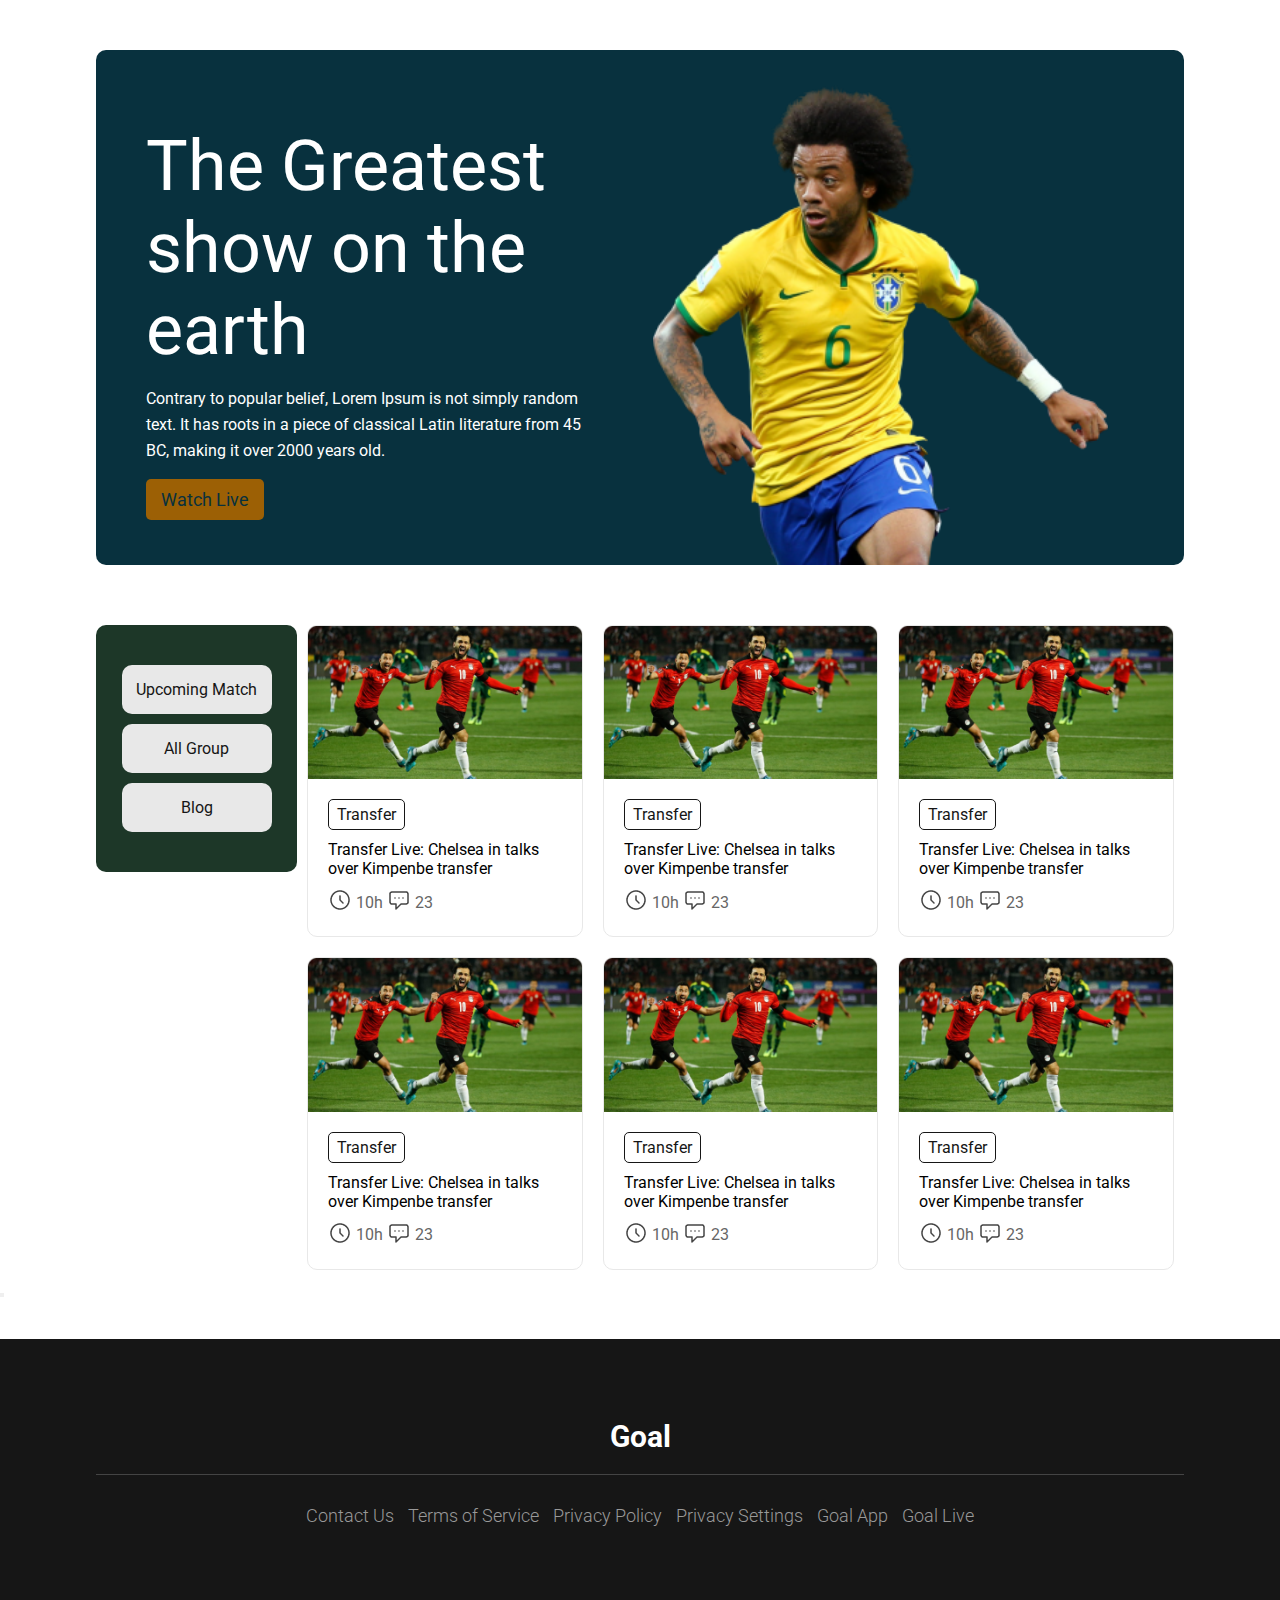
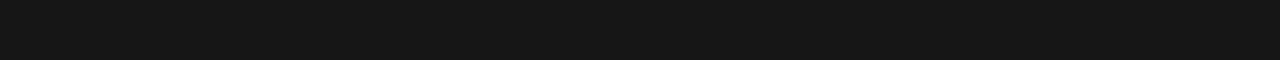
<file: index.html>
<!DOCTYPE html>
<html lang="en">
  <head>
    <meta charset="UTF-8" />
    <meta http-equiv="X-UA-Compatible" content="IE=edge" />
    <meta name="viewport" content="width=device-width, initial-scale=1.0" />

    <!-- Google Font  -->
    <link rel="preconnect" href="https://fonts.googleapis.com" />
    <link rel="preconnect" href="https://fonts.gstatic.com" crossorigin />
    <link
      href="https://fonts.googleapis.com/css2?family=Roboto:wght@300;400&display=swap"
      rel="stylesheet"
    />

    <!-- Font Awesome  -->
    <link
      rel="stylesheet"
      href="https://cdnjs.cloudflare.com/ajax/libs/font-awesome/6.3.0/css/all.min.css"
      integrity="sha512-SzlrxWUlpfuzQ+pcUCosxcglQRNAq/DZjVsC0lE40xsADsfeQoEypE+enwcOiGjk/bSuGGKHEyjSoQ1zVisanQ=="
      crossorigin="anonymous"
      referrerpolicy="no-referrer"
    />

    <!-- CSS File -->
    <link rel="stylesheet" href="world-cup.css" />
    <link rel="stylesheet" href="world-cup-responsive.css" />

    <title>Sports</title>
  </head>
  <body>
    <!-- Banner Section start -->
    <section class="banner">
      <div class="container">
        <div class="text-part">
          <h1>The Greatest show on the earth</h1>
          <p>
            Contrary to popular belief, Lorem Ipsum is not simply random text.
            It has roots in a piece of classical Latin literature from 45 BC,
            making it over 2000 years old.
          </p>
          <a href="#">
            Watch Live
            <i class="gt-icon fa-solid fa-greater-than"></i>
          </a>
        </div>
        <div class="img-part">
          <img src="img/Banner Image.png" alt="" />
        </div>
      </div>
    </section>
    <!-- Banner Section End -->

    <!-- Match Items Section Start -->
    <section class="match-items">
      <div class="container">
        <div class="menu-box">
          <div class="menu">
            <a href="upcommingMatch.html">Upcoming Match</a>
            <a href="upcommingMatch.html">All Group</a>
            <a href="index.html">Blog</a>
          </div>
        </div>
        <div class="item-box">
          <div class="item">
            <div class="item-img">
              <img src="img/Blog Image.png" alt="" />
            </div>
            <div class="item-text">
              <a href="#">Transfer</a>
              <p>Transfer Live: Chelsea in talks over Kimpenbe transfer</p>
              <span>
                <img src="img/Time Icon.png" alt="" />
              </span>
              <span>10h</span>
              <span>
                <img src="img/Chat Icon.png" alt="" />
              </span>
              <span>23</span>
            </div>
          </div>
          <div class="item">
            <div class="item-img">
              <img src="img/Blog Image.png" alt="" />
            </div>
            <div class="item-text">
              <a href="#">Transfer</a>
              <p>Transfer Live: Chelsea in talks over Kimpenbe transfer</p>
              <span>
                <img src="img/Time Icon.png" alt="" />
              </span>
              <span>10h</span>
              <span>
                <img src="img/Chat Icon.png" alt="" />
              </span>
              <span>23</span>
            </div>
          </div>
          <div class="item">
            <div class="item-img">
              <img src="img/Blog Image.png" alt="" />
            </div>
            <div class="item-text">
              <a href="#">Transfer</a>
              <p>Transfer Live: Chelsea in talks over Kimpenbe transfer</p>
              <span>
                <img src="img/Time Icon.png" alt="" />
              </span>
              <span>10h</span>
              <span>
                <img src="img/Chat Icon.png" alt="" />
              </span>
              <span>23</span>
            </div>
          </div>
          <div class="item">
            <div class="item-img">
              <img src="img/Blog Image.png" alt="" />
            </div>
            <div class="item-text">
              <a href="#">Transfer</a>
              <p>Transfer Live: Chelsea in talks over Kimpenbe transfer</p>
              <span>
                <img src="img/Time Icon.png" alt="" />
              </span>
              <span>10h</span>
              <span>
                <img src="img/Chat Icon.png" alt="" />
              </span>
              <span>23</span>
            </div>
          </div>
          <div class="item">
            <div class="item-img">
              <img src="img/Blog Image.png" alt="" />
            </div>
            <div class="item-text">
              <a href="#">Transfer</a>
              <p>Transfer Live: Chelsea in talks over Kimpenbe transfer</p>
              <span>
                <img src="img/Time Icon.png" alt="" />
              </span>
              <span>10h</span>
              <span>
                <img src="img/Chat Icon.png" alt="" />
              </span>
              <span>23</span>
            </div>
          </div>
          <div class="item">
            <div class="item-img">
              <img src="img/Blog Image.png" alt="" />
            </div>
            <div class="item-text">
              <a href="#">Transfer</a>
              <p>Transfer Live: Chelsea in talks over Kimpenbe transfer</p>
              <span>
                <img src="img/Time Icon.png" alt="" />
              </span>
              <span>10h</span>
              <span>
                <img src="img/Chat Icon.png" alt="" />
              </span>
              <span>23</span>
            </div>
          </div>
        </div>
      </div>
      <button class="btn">View All<button/>
    </section>
    <!-- Match Items Section End -->

    <!-- Footer Section Start -->
    <section class="footer">
      <div class="container">
          <div class="goal-div">
              <h2>Goal</h2>
          </div>
          <div class="footer-menu">
              <a href="#">Contact Us</a>
              <a href="#">Terms of Service</a>
              <a href="#">Privacy Policy</a>
              <a href="#">Privacy Settings</a>
              <a href="#">Goal App</a>
              <a href="#">Goal Live</a>
          </div>
          <div class="footer-icon">
              <a href="https://www.facebook.com/" target="_blank"><i class="fa-brands fa-square-facebook"></i></a>
              <a href="https://www.instagram.com/" target="_blank">
                <i class="fa-brands fa-square-instagram"></i>
              </a>
              <a href="https://twitter.com/" target="_blank"><i class="fa-brands fa-square-twitter"></i></a>
          </div>
      </div>
  </section>
    <!-- Footer Section End -->
  </body>
</html>
</file>
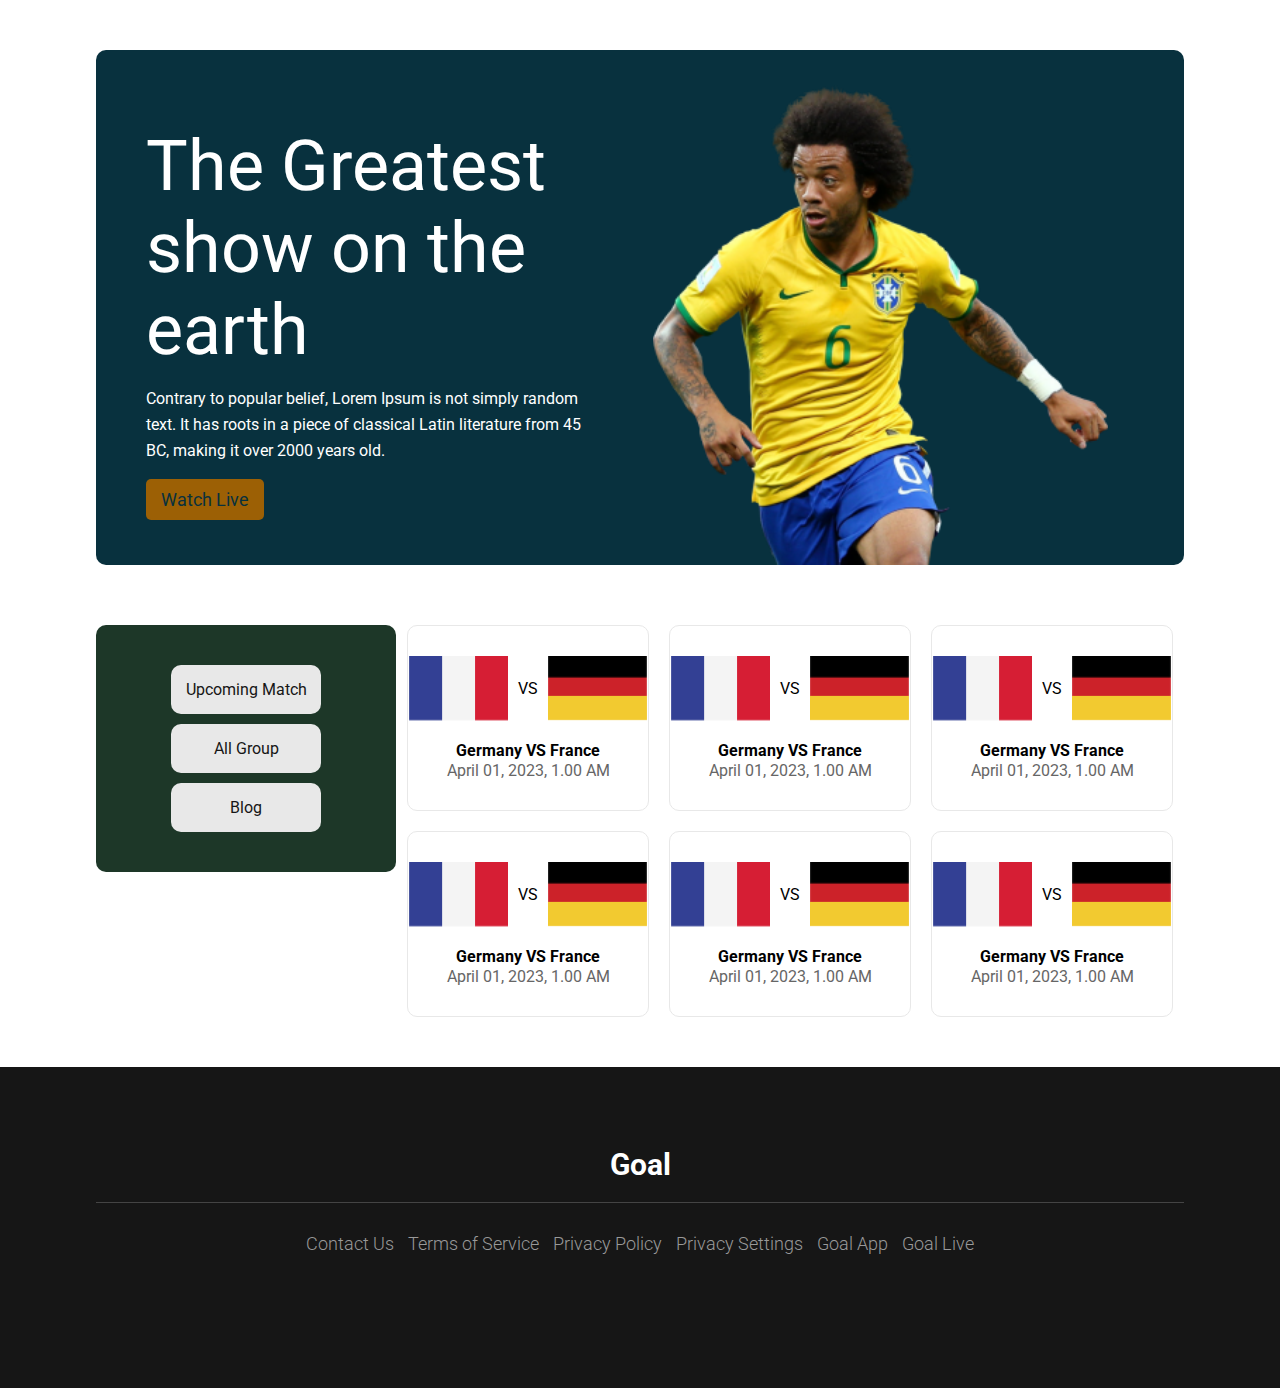
<file: upcommingMatch.html>
<!DOCTYPE html>
<html lang="en">
  <head>
    <meta charset="UTF-8" />
    <meta http-equiv="X-UA-Compatible" content="IE=edge" />
    <meta name="viewport" content="width=device-width, initial-scale=1.0" />

    <!-- Google Font  -->
    <link rel="preconnect" href="https://fonts.googleapis.com" />
    <link rel="preconnect" href="https://fonts.gstatic.com" crossorigin />
    <link
      href="https://fonts.googleapis.com/css2?family=Roboto:wght@300;400&display=swap"
      rel="stylesheet"
    />

    <!-- Font Awesome  -->
    <link
      rel="stylesheet"
      href="https://cdnjs.cloudflare.com/ajax/libs/font-awesome/6.3.0/css/all.min.css"
      integrity="sha512-SzlrxWUlpfuzQ+pcUCosxcglQRNAq/DZjVsC0lE40xsADsfeQoEypE+enwcOiGjk/bSuGGKHEyjSoQ1zVisanQ=="
      crossorigin="anonymous"
      referrerpolicy="no-referrer"
    />

    <!-- CSS File -->
    <link rel="stylesheet" href="world-cup.css" />
    <link rel="stylesheet" href="world-cup-responsive.css" />
    <title>Sports</title>
  </head>
  <body>
    <!-- Banner Section start -->
    <section class="banner">
      <div class="container">
        <div class="text-part">
          <h1>The Greatest show on the earth</h1>
          <p>
            Contrary to popular belief, Lorem Ipsum is not simply random text.
            It has roots in a piece of classical Latin literature from 45 BC,
            making it over 2000 years old.
          </p>
          <a href="#">
            Watch Live
            <i class="gt-icon fa-solid fa-greater-than"></i>
          </a>
        </div>
        <div class="img-part">
          <img src="img/Banner Image.png" alt="" />
        </div>
      </div>
    </section>
    <!-- Banner Section End -->

    <!-- Match Items Section Start -->
    <section class="match-items">
      <div class="container">
        <div class="menu-box">
          <div class="menu">
            <a href="#">Upcoming Match</a>
            <a href="#">All Group</a>
            <a href="#">Blog</a>
          </div>
        </div>
        <div class="item-box">
          <div class="item">
            <div class="item-img uc-item">
              <img src="img/Flag.png" alt="" />
              <span>VS</span>
              <img src="img/germany Flag.png" alt="" />
            </div>
            <div class="item-text uc-item-text">
              <h4>Germany VS France</h4>
              <span>April 01, 2023, 1.00 AM</span>
            </div>
          </div>
          <div class="item">
            <div class="item-img uc-item">
              <img src="img/Flag.png" alt="" />
              <span>VS</span>
              <img src="img/germany Flag.png" alt="" />
            </div>
            <div class="item-text uc-item-text">
              <h4>Germany VS France</h4>
              <span>April 01, 2023, 1.00 AM</span>
            </div>
          </div>
          <div class="item">
            <div class="item-img uc-item">
              <img src="img/Flag.png" alt="" />
              <span>VS</span>
              <img src="img/germany Flag.png" alt="" />
            </div>
            <div class="item-text uc-item-text">
              <h4>Germany VS France</h4>
              <span>April 01, 2023, 1.00 AM</span>
            </div>
          </div>
          <div class="item">
            <div class="item-img uc-item">
              <img src="img/Flag.png" alt="" />
              <span>VS</span>
              <img src="img/germany Flag.png" alt="" />
            </div>
            <div class="item-text uc-item-text">
              <h4>Germany VS France</h4>
              <span>April 01, 2023, 1.00 AM</span>
            </div>
          </div>
          <div class="item">
            <div class="item-img uc-item">
              <img src="img/Flag.png" alt="" />
              <span>VS</span>
              <img src="img/germany Flag.png" alt="" />
            </div>
            <div class="item-text uc-item-text">
              <h4>Germany VS France</h4>
              <span>April 01, 2023, 1.00 AM</span>
            </div>
          </div>
          <div class="item">
            <div class="item-img uc-item">
              <img src="img/Flag.png" alt="" />
              <span>VS</span>
              <img src="img/germany Flag.png" alt="" />
            </div>
            <div class="item-text uc-item-text">
              <h4>Germany VS France</h4>
              <span>April 01, 2023, 1.00 AM</span>
            </div>
          </div>
        </div>
      </div>
      <button class="btn">View All</button>
    </section>
    <!-- Match Items Section End -->

    <!-- Footer Section Start -->
    <section class="footer">
      <div class="container">
        <div class="goal-div">
          <h2>Goal</h2>
        </div>
        <div class="footer-menu">
          <a href="#">Contact Us</a>
          <a href="#">Terms of Service</a>
          <a href="#">Privacy Policy</a>
          <a href="#">Privacy Settings</a>
          <a href="#">Goal App</a>
          <a href="#">Goal Live</a>
        </div>
        <div class="footer-icon">
          <a href="https://www.facebook.com/" target="_blank"
            ><i class="fa-brands fa-square-facebook"></i
          ></a>
          <a href="https://www.instagram.com/" target="_blank">
            <i class="fa-brands fa-square-instagram"></i>
          </a>
          <a href="https://twitter.com/" target="_blank"
            ><i class="fa-brands fa-square-twitter"></i
          ></a>
        </div>
      </div>
    </section>
    <!-- Footer Section End -->
  </body>
</html>
</file>
<file: world-cup.css>
* {
  margin: 0;
  padding: 0;
  outline: 0;
  box-sizing: border-box;
}

body {
  font-family: "Roboto", sans-serif;
}

/* Common CSS Start */
.container {
  width: 85%;
  margin: 0 auto;
}

a {
  display: inline-block;
  text-decoration: none;
}

/* Common CSS End*/

/* Main CSS Start */

/* Banner CSS Start */
.banner {
  width: 100%;
  position: relative;
}

.banner .container {
  background: #08313e;
  /* height: 550px; */
  padding: 35px 25px 0 50px;
  margin: 50px auto;
  border-radius: 10px;
  display: grid;
  grid-template-columns: repeat(2, 1fr);
}

.banner .img-part img {
  display: block;
  width: 90%;
  height: 100%;
}

.banner .text-part {
  color: #ffffff;
  padding-top: 40px;
}

.banner .text-part h1 {
  color: #ffffff;
  font-weight: 400;
  font-size: 70px;
  /* line-height: 80px; */
}

.banner .text-part p {
  width: 90%;
  font-weight: 400;
  font-size: 16px;
  line-height: 26px;
  margin: 15px 0;
}

.banner .text-part a {
  display: inline-block;
  color: #08313e;
  background: #9c6005;
  border-radius: 5px;
  font-size: 18px;
  padding: 10px 15px;
  transition: all .5s;
  position: relative;
  z-index: 1;
}

.banner .text-part a::after{
  position: absolute;
  content: '';
  width: 0%;
  top: 0;
  bottom: 0;
  left: 0;
  background: #ffffff;
  z-index: -1;
  transition: all .5s;
  border-radius: 5px;
}

.banner .text-part a:hover::after{
  width: 100%;
  right: 0;
  color: #161616;
}


/* Banner CSS End */

/* Match CSS Start */
.match-items {
  margin-bottom: 40px;
}

.match-items .container {
  display: flex;
  flex-wrap: nowrap;
  /* background: #DD0000; */
}

.match-items .menu-box {
  width: 300px;
}

.menu {
  background: #1d3728;
  border-radius: 10px;
  padding: 30px 0;
  margin-top: 10px;
}

.menu a {
  display: block;
  text-align: center;
  color: #161616;
  background: #e8e8e8;
  margin: 10px auto;
  width: 150px;
  padding: 15px 0;
  border-radius: 10px;
  transition: all 0.3s;
}

.menu a:hover {
  color: #ffffff;
  background: #9c6005;
}

.menu a:focus {
  background: #9c6005;
  color: #ffffff;
}

.match-items .item-box {
  /* background: #DD0000; */
  /* width: 80%; */
  display: grid;
  grid-template-columns: repeat(3, 1fr);
  margin: 0 auto;
}

.item {
  margin: 10px;
  background: #ffffff;
  border-radius: 10px;
  border: 1px solid #e8e8e8;
}

.item .item-text {
  padding: 20px;
}

.item .item-text a {
  font: 18px;
  padding: 5px 8px;
  border: 1px solid #161616;
  border-radius: 5px;
  color: #161616;
}

.item .item-text p {
  font: 18px;
  margin: 10px 0;
}

.item .item-text span {
  display: inline-block;
  vertical-align: middle;
  color: #666;
  align-self: center;
}

.item .item-img img {
  display: block;
  width: 100%;
}

.uc-item {
  display: flex;
  flex-wrap: nowrap;
  justify-content: center;
  align-items: center;
  padding-top: 30px;
}

.uc-item img {
  width: 100px !important;
  height: 65px;
}

.uc-item span {
  margin: 0 10px;
}

.uc-item-text {
  text-align: center;
  padding: 20px 0 30px !important;
}

.btn {
  display: none;
  margin: 0 auto;
  color: #ffffff;
  background: #dd0000;
  border-radius: 5px;
  font-size: 18px;
  padding: 10px 15px;
  border: none;
  cursor: pointer;
  margin-top: 30px;
}

/* Match CSS End */

/* Footer CSS Start */
.footer {
  background: #161616;
  text-align: center;
  color: #ffffff;
  /* height: 400px; */
  padding: 80px 0;
}

.footer h2 {
  font-size: 30px;
}

.footer .footer-menu {
  margin: 20px 0;
  border-top: 1px solid #444;
  padding: 30px 0 15px;
}

.footer a {
  font-size: 18px;
  font-weight: 300;
  color: #999;
  margin: 0 5px;
}

/* Footer CSS End */

/* Main CSS End */
</file>
<file: world-cup-responsive.css>
/* xxl-device Start*/
@media (min-width: 1400px) {
}

/* xl-device Start*/
@media (min-width: 1200px) and (max-width: 1399.98px) {
}

/* lg-device Start*/
@media (min-width: 992px) and (max-width: 1199.98px) {
}

/* md-device Start*/
@media (min-width: 768px) and (max-width: 991.98px) {
  /* Banner CSS Start */
  .banner .text-part {
    padding-bottom: 30px;
  }

  .banner .text-part h1 {
    font-size: 40px;
  }
  /* Banner CSS End */

  /* Match Items CSS Start */
  .match-items .container {
    flex-wrap: wrap;
  }

  .match-items .menu-box {
    width: 100%;
  }

  .menu {
    text-align: center;
  }

  .menu a {
    display: inline-block;
    margin: 0 10px;
  }

  .uc-item img {
    width: 78px !important;
    height: 50px;
  }

  /* Match Items CSS End */
}

/* sml-device Start*/
@media (min-width: 576px) and (max-width: 767.98px) {
  .container {
    width: 80%;
  }

  .banner .container {
    grid-template-columns: repeat(1, 1fr);
  }

  .banner .text-part {
    color: #ffffff;
    padding: 40px 0;
  }

  .banner .text-part h1 {
    color: #ffffff;
    font-weight: 400;
    font-size: 40px;
    line-height: 50px;
  }

  .match-items .container {
    display: flex;
    flex-wrap: wrap;
  }

  .match-items .menu-box {
    width: 100%;
    text-align: center;
    margin: 0 auto;
  }

  .menu a {
    display: inline-block;
    margin: 0 10px;
    width: 130px;
    padding: 15px 0;
  }

  .match-items .item-box {
    display: grid;
    grid-template-columns: repeat(2, 1fr);
  }

  .btn {
    display: block;
  }
}

/* xsml-device Start*/
@media (min-width: 320px) and (max-width: 575.98px) {
  /* Banner CSS Start */

  .banner .container {
    grid-template-columns: repeat(1, 1fr);
  }

  .banner .text-part {
    padding-top: 0;
    padding-bottom: 20px;
  }

  .banner .text-part h1 {
    font-size: 30px;
  }

  .banner .text-part p {
    font-size: 15px;
  }

  .banner .text-part a {
    font-size: 13px;
  }
  /* Banner CSS End */

  /* Match Items CSS Start */
  .match-items .container {
    flex-wrap: wrap;
  }

  .match-items .menu-box {
    width: 100%;
  }

  .match-items .item-box {
    width: 100%;
    grid-template-columns: repeat(1, 1fr);
  }
  /* Match Items CSS End */

  /* Footer CSS Start */
  .footer-menu a{
    display: block;
  }
  /* Footer CSS End */
}

@media (max-width: 1199.98px) {
}

@media (max-width: 991.98px) {
}

@media (max-width: 767.98px) {
}

@media (max-width: 419.98px) {
}

@media (max-width: 305.98px) {
}

@media (max-width: 280.98px) {
}
</file>
